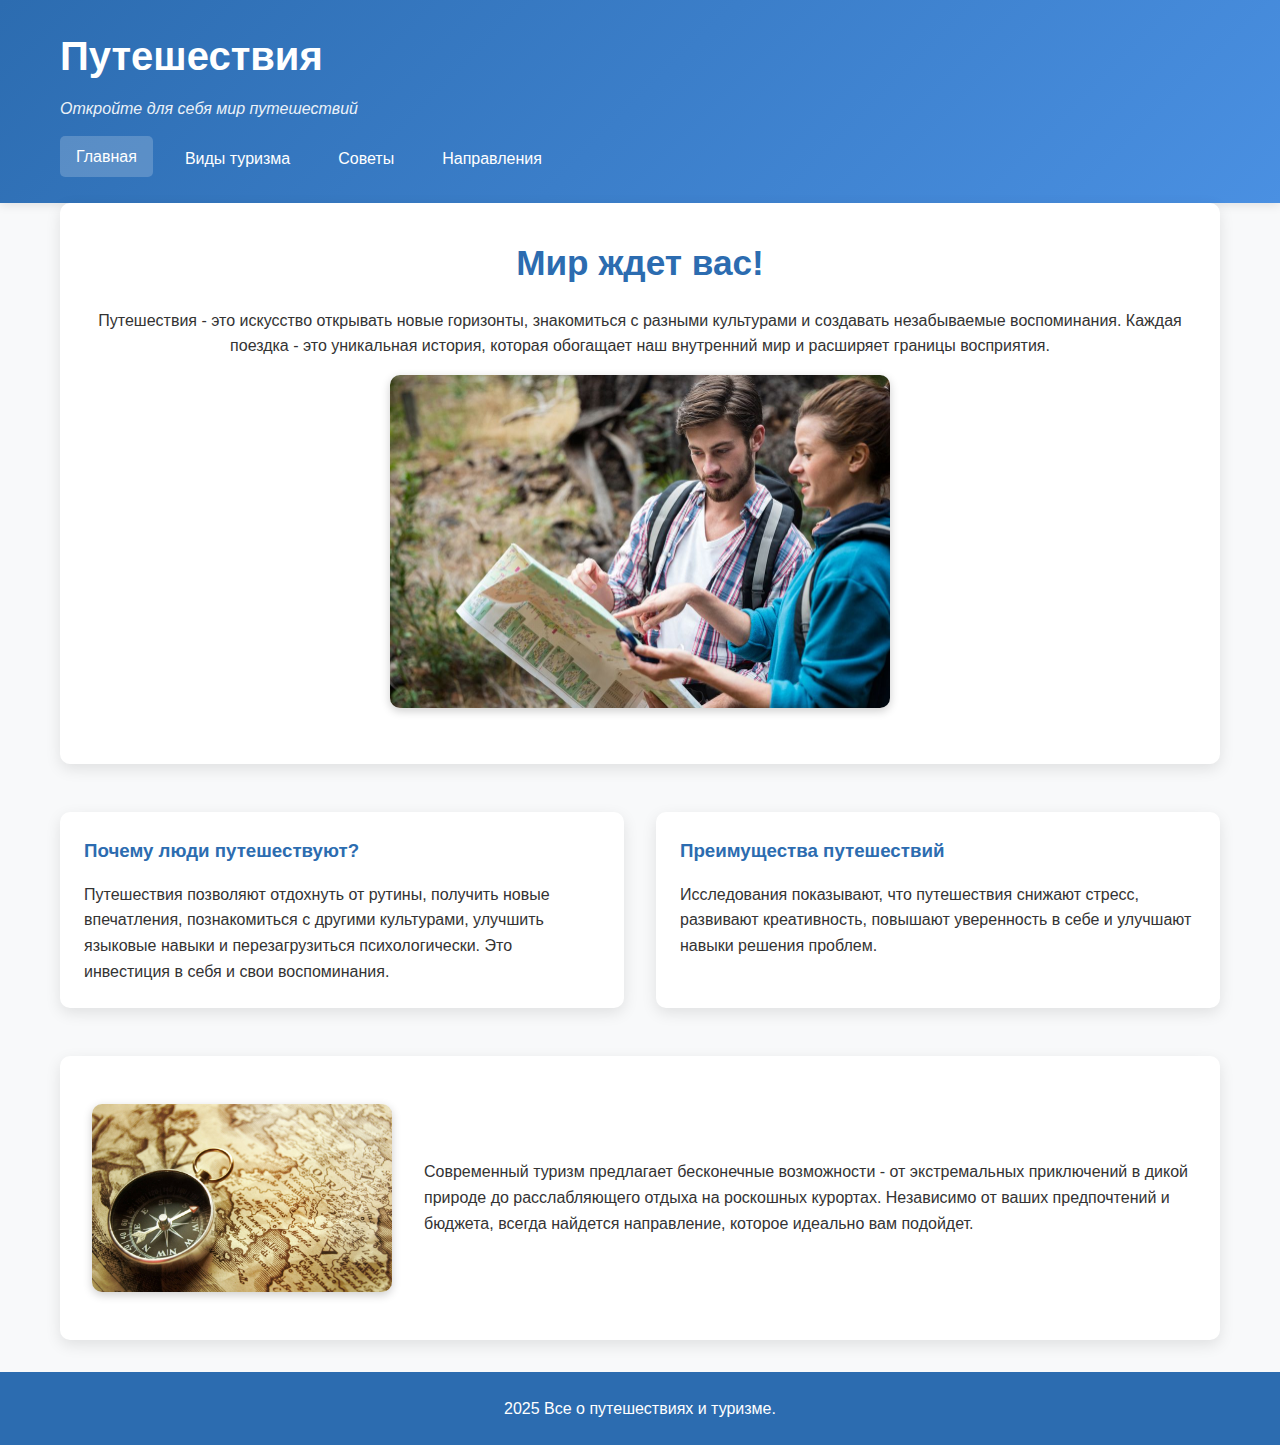
<file: index.html>
<!DOCTYPE html>
<head>
    <meta charset="UTF-8">
    <title>Главная - Всё о туризме</title>
    <link rel="stylesheet" href="style.css">
</head>
<body>
    <header>
        <div class="container">
            <h1>Путешествия</h1>
            <p class="tagline">Откройте для себя мир путешествий</p>
            <nav>
                <a href="index.html" class="active">Главная</a>
                <a href="types.html">Виды туризма</a>
                <a href="tips.html">Советы</a>
                <a href="destinations.html">Направления</a>
            </nav>
        </div>
    </header>

    <main class="container">
        <section class="hero">
            <h2>Мир ждет вас!</h2>
            <p>Путешествия - это искусство открывать новые горизонты,
                знакомиться с разными культурами и создавать незабываемые воспоминания.
                Каждая поездка - это уникальная история, которая обогащает наш внутренний мир и
                расширяет границы восприятия.</p>
            <img src="./978332b23405144e598bb58d9a353216.jpg" alt="Путешественник с картой мира" width="500">
        </section>

        <section class="features">
            <div class="feature-card">
                <h3>Почему люди путешествуют?</h3>
                <p>Путешествия позволяют отдохнуть от рутины, получить новые впечатления,
                    познакомиться с другими культурами, улучшить языковые навыки и перезагрузиться психологически.
                    Это инвестиция в себя и свои воспоминания.</p>
            </div>

            <div class="feature-card">
                <h3>Преимущества путешествий</h3>
                <p>Исследования показывают, что путешествия снижают стресс, развивают креативность,
                    повышают уверенность в себе и улучшают навыки решения проблем.
                </p>
            </div>
        </section>

        <section class="intro">
            <img src="./silver-pocket-compass-on-a-morea-map-rqt07xa6aisf6qd0.jpg" alt="Компас и карта">
            <p>Современный туризм предлагает бесконечные возможности - от экстремальных приключений в дикой
                природе до расслабляющего отдыха на роскошных курортах.
                Независимо от ваших предпочтений и бюджета, всегда найдется направление,
                которое идеально вам подойдет.</p>
        </section>
    </main>

    <footer>
        <div class="container">
            <p>2025 Все о путешествиях и туризме.</p>
        </div>
    </footer>
</body>
</html>
</file>
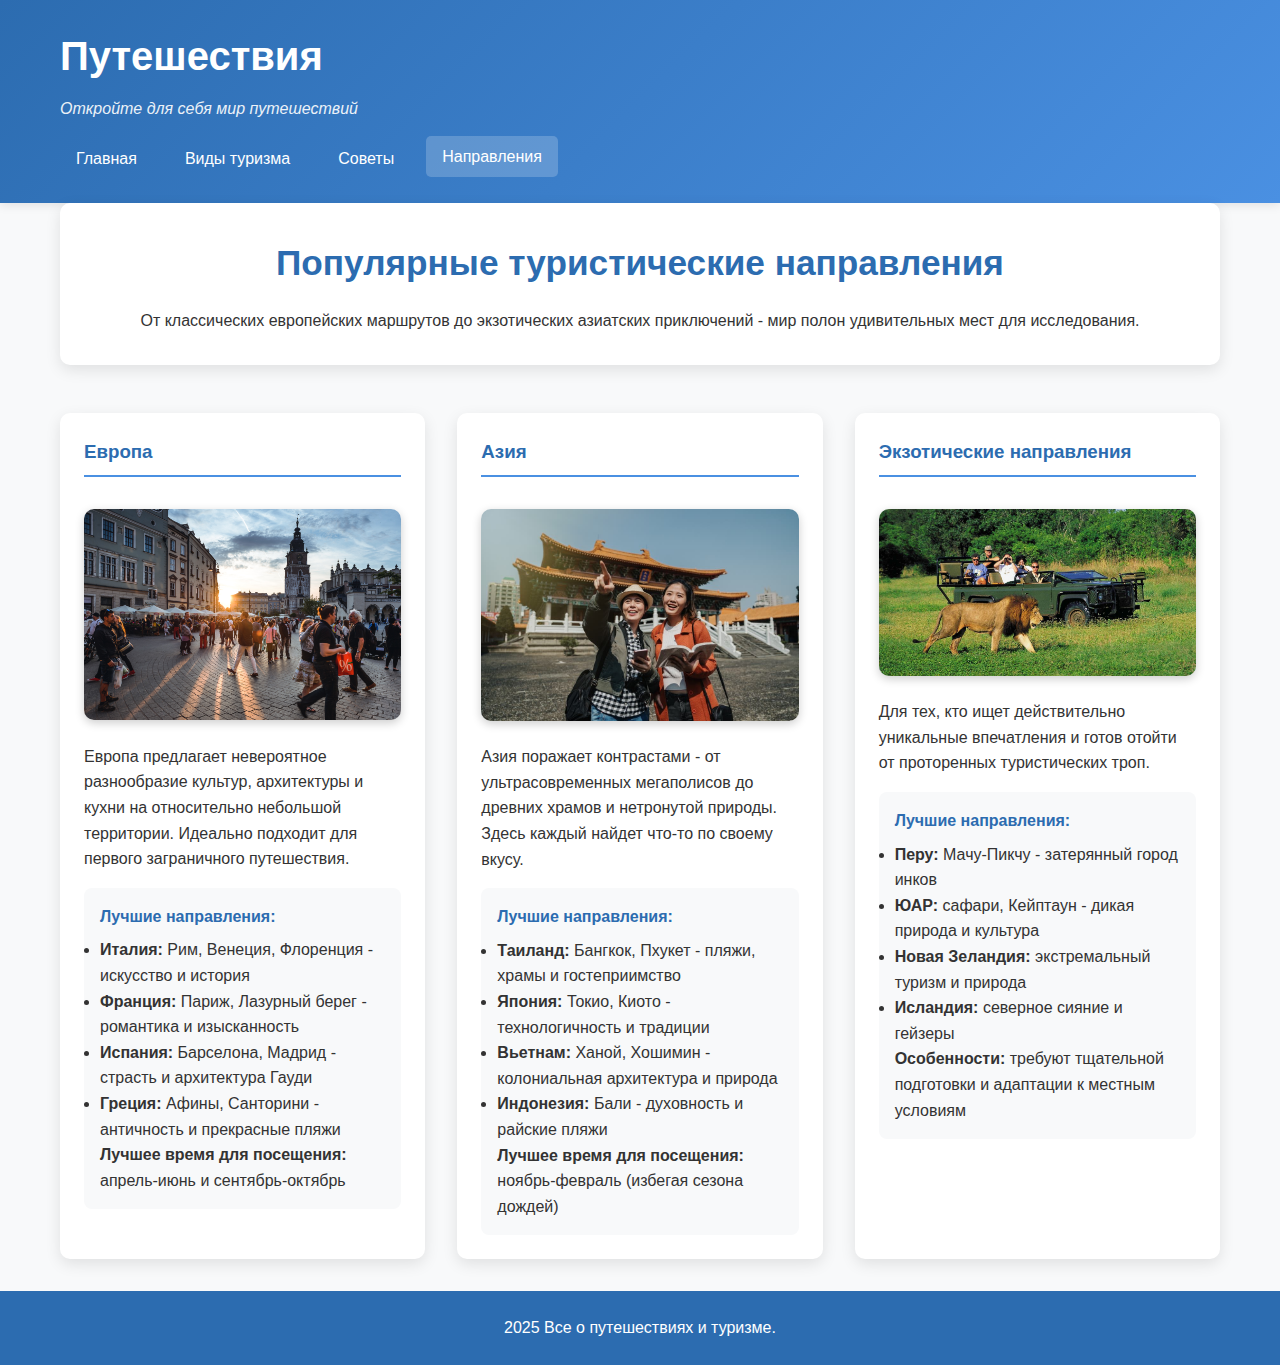
<file: destinations.html>
<!DOCTYPE html>
<html lang="ru">
<head>
    <meta charset="UTF-8">
    <title>Популярные направления</title>
    <link rel="stylesheet" href="style.css">
</head>
<body>
    <header>
        <div class="container">
            <h1>Путешествия</h1>
            <p class="tagline">Откройте для себя мир путешествий</p>
            <nav>
                <a href="index.html">Главная</a>
                <a href="types.html">Виды туризма</a>
                <a href="tips.html">Советы</a>
                <a href="destinations.html" class="active">Направления</a>
            </nav>
        </div>
    </header>

    <main class="container">
        <section class="page-header">
            <h2>Популярные туристические направления</h2>
            <p>От классических европейских маршрутов до экзотических азиатских приключений -
                мир полон удивительных мест для исследования.</p>
        </section>

        <section class="destinations">
            <article class="destination">
                <h3>Европа</h3>
                <img src="./jacek-dylag-579738-unsplash.jpg" alt="Европейские направления" width="500">
                <p>Европа предлагает невероятное разнообразие культур, архитектуры и кухни на
                    относительно небольшой территории. Идеально подходит для первого заграничного путешествия.</p>
                <div class="destination-info">
                    <h4>Лучшие направления:</h4>
                    <ul>
                        <li><strong>Италия:</strong> Рим, Венеция, Флоренция - искусство и история</li>
                        <li><strong>Франция:</strong> Париж, Лазурный берег - романтика и изысканность</li>
                        <li><strong>Испания:</strong> Барселона, Мадрид - страсть и архитектура Гауди</li>
                        <li><strong>Греция:</strong> Афины, Санторини - античность и прекрасные пляжи</li>
                    </ul>
                    <p><strong>Лучшее время для посещения:</strong> апрель-июнь и сентябрь-октябрь</p>
                </div>
            </article>

            <article class="destination">
                <h3>Азия</h3>
                <img src="./bd15516605692e242baa560a77afd1c7.jpg" alt="Азиатские направления" width="500">
                <p>Азия поражает контрастами - от ультрасовременных мегаполисов до древних храмов и
                    нетронутой природы. Здесь каждый найдет что-то по своему вкусу.</p>
                <div class="destination-info">
                    <h4>Лучшие направления:</h4>
                    <ul>
                        <li><strong>Таиланд:</strong> Бангкок, Пхукет - пляжи, храмы и гостеприимство</li>
                        <li><strong>Япония:</strong> Токио, Киото - технологичность и традиции</li>
                        <li><strong>Вьетнам:</strong> Ханой, Хошимин - колониальная архитектура и природа</li>
                        <li><strong>Индонезия:</strong> Бали - духовность и райские пляжи</li>
                    </ul>
                    <p><strong>Лучшее время для посещения:</strong> ноябрь-февраль (избегая сезона дождей)</p>
                </div>
            </article>

            <article class="destination">
                <h3>Экзотические направления</h3>
                <img src="./d482451e25d9de4bf56b0ad48c014251.jpg" alt="Экзотические направления" width="500">
                <p>Для тех, кто ищет действительно уникальные впечатления и готов отойти от проторенных
                    туристических троп.</p>
                <div class="destination-info">
                    <h4>Лучшие направления:</h4>
                    <ul>
                        <li><strong>Перу:</strong> Мачу-Пикчу - затерянный город инков</li>
                        <li><strong>ЮАР:</strong> сафари, Кейптаун - дикая природа и культура</li>
                        <li><strong>Новая Зеландия:</strong> экстремальный туризм и природа</li>
                        <li><strong>Исландия:</strong> северное сияние и гейзеры</li>
                    </ul>
                    <p><strong>Особенности:</strong> требуют тщательной подготовки и адаптации к
                        местным условиям</p>
                </div>
            </article>
        </section>
    </main>

    <footer>
        <div class="container">
            <p>2025 Все о путешествиях и туризме.</p>
        </div>
    </footer>
</body>
</html>
</file>
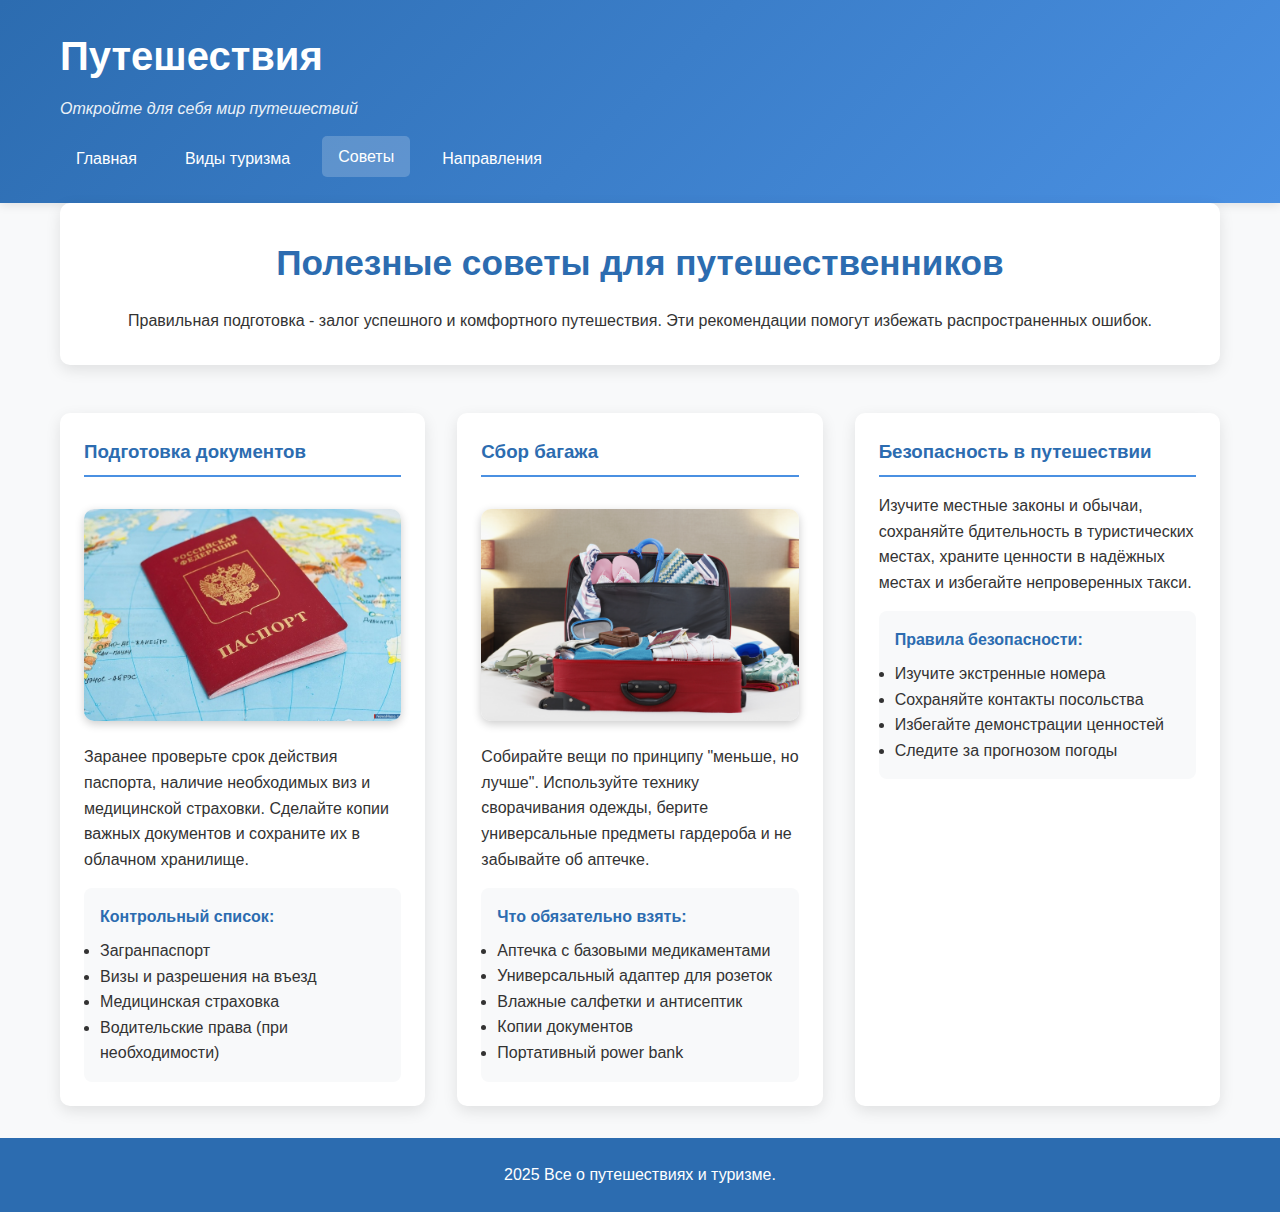
<file: tips.html>
<!DOCTYPE html>
<head>
    <meta charset="UTF-8">
    <title>Советы</title>
    <link rel="stylesheet" href="style.css">
</head>
<body>
    <header>
        <div class="container">
            <h1>Путешествия</h1>
            <p class="tagline">Откройте для себя мир путешествий</p>
            <nav>
                <a href="index.html">Главная</a>
                <a href="types.html">Виды туризма</a>
                <a href="tips.html" class="active">Советы</a>
                <a href="destinations.html">Направления</a>
            </nav>
        </div>
    </header>

    <main class="container">
        <section class="page-header">
            <h2>Полезные советы для путешественников</h2>
            <p>Правильная подготовка - залог успешного и комфортного путешествия.
                Эти рекомендации помогут избежать распространенных ошибок.</p>
        </section>

        <section class="tips-section">
            <article class="tip-card">
                <h3>Подготовка документов</h3>
                <img src="./1g8jt549pqqss000w4g.jpg" alt="Планирование документов" width="500">
                <p>Заранее проверьте срок действия паспорта, наличие необходимых виз и медицинской страховки.
                    Сделайте копии важных документов и сохраните их в облачном хранилище.</p>
                <div class="tip-list">
                    <h4>Контрольный список:</h4>
                    <ul>
                        <li>Загранпаспорт</li>
                        <li>Визы и разрешения на въезд</li>
                        <li>Медицинская страховка</li>
                        <li>Водительские права (при необходимости)</li>
                    </ul>
                </div>
            </article>

            <article class="tip-card">
                <h3>Сбор багажа</h3>
                <img src="./Reisegepäckversicherung.jpg" alt="Сбор багажа" width="500">
                <p>Собирайте вещи по принципу "меньше, но лучше".
                    Используйте технику сворачивания одежды, берите универсальные предметы гардероба и
                    не забывайте об аптечке.</p>
                <div class="tip-list">
                    <h4>Что обязательно взять:</h4>
                    <ul>
                        <li>Аптечка с базовыми медикаментами</li>
                        <li>Универсальный адаптер для розеток</li>
                        <li>Влажные салфетки и антисептик</li>
                        <li>Копии документов</li>
                        <li>Портативный power bank</li>
                    </ul>
                </div>
            </article>

            <article class="tip-card">
                <h3>Безопасность в путешествии</h3>
                <p>Изучите местные законы и обычаи, сохраняйте бдительность в туристических местах,
                    храните ценности в надёжных местах и избегайте непроверенных такси.</p>
                <div class="tip-list">
                    <h4>Правила безопасности:</h4>
                    <ul>
                        <li>Изучите экстренные номера</li>
                        <li>Сохраняйте контакты посольства</li>
                        <li>Избегайте демонстрации ценностей</li>
                        <li>Следите за прогнозом погоды</li>
                    </ul>
                </div>
            </article>
        </section>
    </main>

    <footer>
        <div class="container">
            <p>2025 Все о путешествиях и туризме.</p>
        </div>
    </footer>
</body>
</html>
</file>
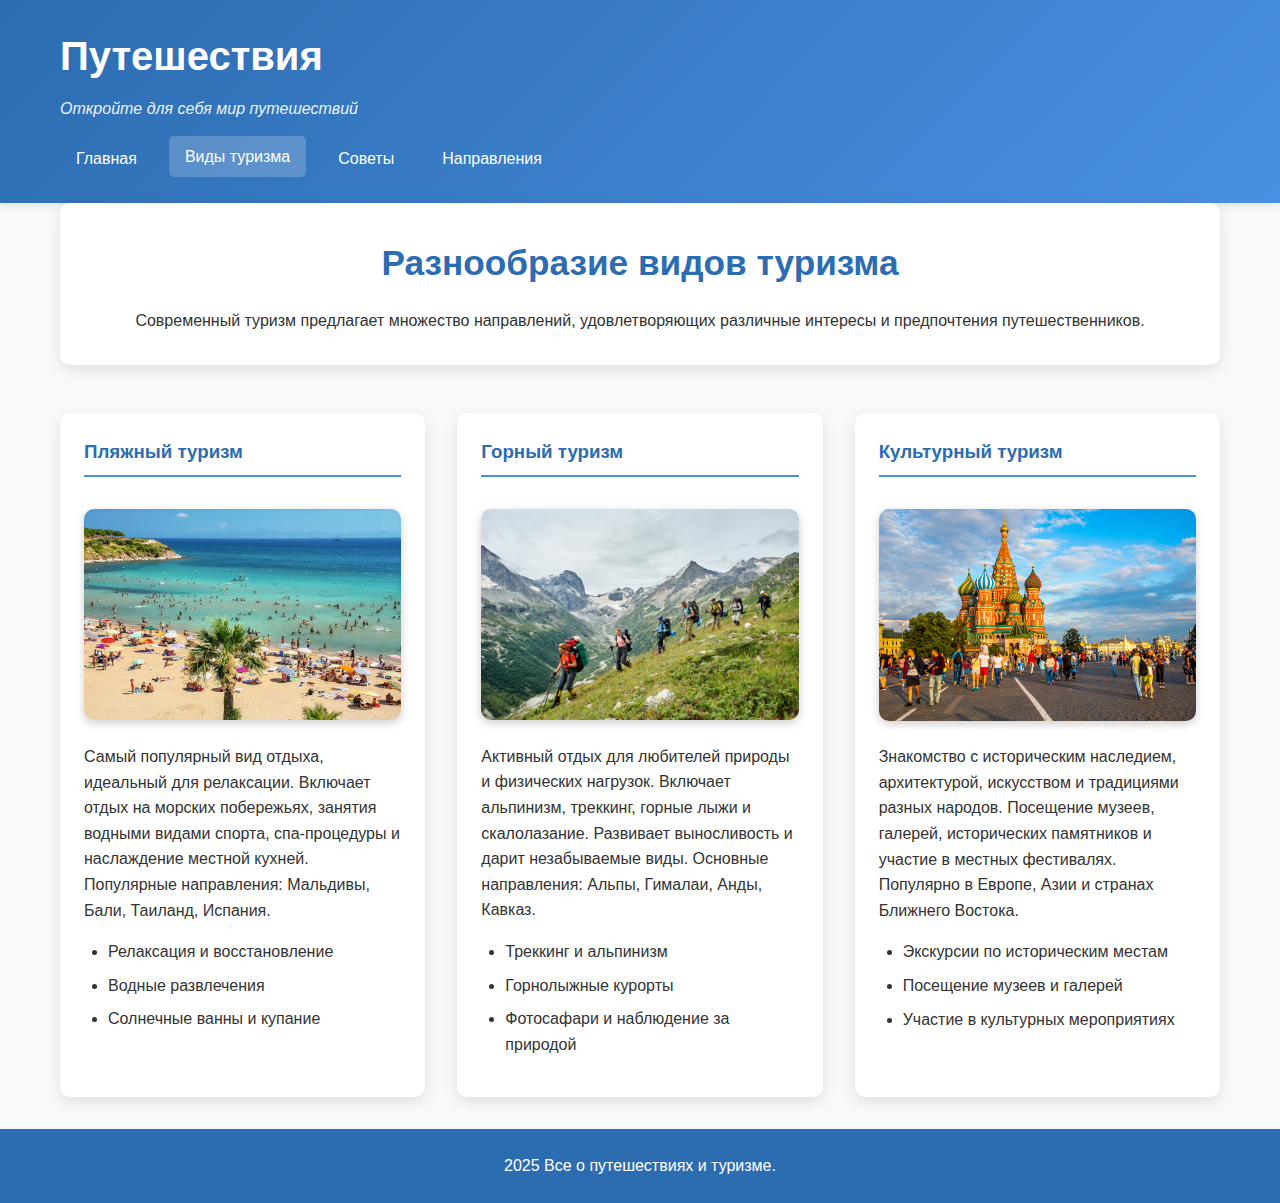
<file: types.html>
<!DOCTYPE html>
<head>
    <meta charset="UTF-8">
    <title>Виды туризма</title>
    <link rel="stylesheet" href="style.css">
</head>
<body>
    <header>
        <div class="container">
            <h1>Путешествия</h1>
            <p class="tagline">Откройте для себя мир путешествий</p>
            <nav>
                <a href="index.html">Главная</a>
                <a href="types.html" class="active">Виды туризма</a>
                <a href="tips.html">Советы</a>
                <a href="destinations.html">Направления</a>
            </nav>
        </div>
    </header>

    <main class="container">
        <section class="page-header">
            <h2>Разнообразие видов туризма</h2>
            <p>Современный туризм предлагает множество направлений, удовлетворяющих различные интересы и
                предпочтения путешественников.</p>
        </section>

        <section class="content-grid">
            <article class="tour-type">
                <h3>Пляжный туризм</h3>
                <img src="./89ff4dcf4e7798b9dce3245fcf2b0a9f.jpg" alt="Пляжный отдых" width="500">
                <p>Самый популярный вид отдыха, идеальный для релаксации. Включает отдых на морских побережьях,
                    занятия водными видами спорта, спа-процедуры и наслаждение местной кухней.
                    Популярные направления: Мальдивы, Бали, Таиланд, Испания.</p>
                <ul>
                    <li>Релаксация и восстановление</li>
                    <li>Водные развлечения</li>
                    <li>Солнечные ванны и купание</li>
                </ul>
            </article>

            <article class="tour-type">
                <h3>Горный туризм</h3>
                <img src="./69fabf2ad2088c50bb3dbe3d31a2edde.jpg" alt="Горный туризм" width="500">
                <p>Активный отдых для любителей природы и физических нагрузок.
                    Включает альпинизм, треккинг, горные лыжи и скалолазание.
                    Развивает выносливость и дарит незабываемые виды.
                    Основные направления: Альпы, Гималаи, Анды, Кавказ.</p>
                <ul>
                    <li>Треккинг и альпинизм</li>
                    <li>Горнолыжные курорты</li>
                    <li>Фотосафари и наблюдение за природой</li>
                </ul>
            </article>

            <article class="tour-type">
                <h3>Культурный туризм</h3>
                <img src="./f_YXZhdGFycy5tZHMueWFuZGV4Lm5ldC9nZXQtemVuX2RvYy8xNTg4MDkzL3B1Yl81ZDUxNDhjODViYTJiNTAwYWM3NmZlOWNfNWQ1MTQ4ZDkzMjMzNTQwMGFkZjcxNGIxL3NjYWxlXzEyMDA_X19pZD0xMzA0ODI=.jpeg" alt="Культурный туризм" width="500">
                <p>Знакомство с историческим наследием, архитектурой, искусством и традициями разных народов. Посещение музеев, галерей, исторических памятников и участие в местных фестивалях. Популярно в Европе, Азии и странах Ближнего Востока.</p>
                <ul>
                    <li>Экскурсии по историческим местам</li>
                    <li>Посещение музеев и галерей</li>
                    <li>Участие в культурных мероприятиях</li>
                </ul>
            </article>

        </section>
    </main>

    <footer>
        <div class="container">
            <p>2025 Все о путешествиях и туризме.</p>
        </div>
    </footer>
</body>
</html>
</file>
<file: style.css>
* {
    margin: 0;
    padding: 0;
    box-sizing: border-box;
}

body {
    font-family: 'Segoe UI', Tahoma, Geneva, Verdana, sans-serif;
    line-height: 1.6;
    background-color: #f8f9fa;
    color: #333;
}

.container {
    max-width: 1200px;
    margin: 0 auto;
    padding: 0 20px;
}

header {
    background: linear-gradient(135deg, #2c6cb0 0%, #4a90e2 100%);
    color: white;
    padding: 1.5rem 0;
    box-shadow: 0 2px 10px rgba(0,0,0,0.1);
}

header h1 {
    font-size: 2.5rem;
    margin-bottom: 0.5rem;
}

.tagline {
    font-style: italic;
    opacity: 0.9;
    margin-bottom: 1rem;
}

nav {
    display: flex;
    gap: 1rem;
    flex-wrap: wrap;
}

nav a {
    color: white;
    text-decoration: none;
    padding: 0.5rem 1rem;
    border-radius: 5px;
    transition: all 0.3s ease;
    font-weight: 500;
}

nav a:hover, nav a.active {
    background: rgba(255,255,255,0.2);
    transform: translateY(-2px);
}

main {
    padding: 2rem 0;
}

.hero {
    text-align: center;
    margin-bottom: 3rem;
    padding: 2rem;
    background: white;
    border-radius: 10px;
    box-shadow: 0 5px 15px rgba(0,0,0,0.1);
}

.hero h2 {
    color: #2c6cb0;
    font-size: 2.2rem;
    margin-bottom: 1rem;
}

.features {
    display: grid;
    grid-template-columns: repeat(auto-fit, minmax(300px, 1fr));
    gap: 2rem;
    margin-bottom: 3rem;
}

.feature-card {
    background: white;
    padding: 1.5rem;
    border-radius: 10px;
    box-shadow: 0 5px 15px rgba(0,0,0,0.1);
    transition: transform 0.3s ease;
}

.feature-card:hover {
    transform: translateY(-5px);
}

.feature-card h3 {
    color: #2c6cb0;
    margin-bottom: 1rem;
}

.intro {
    background: white;
    padding: 2rem;
    border-radius: 10px;
    box-shadow: 0 5px 15px rgba(0,0,0,0.1);
    display: flex;
    align-items: center;
    gap: 2rem;
}

.intro img {
    max-width: 300px;
    border-radius: 10px;
}

.page-header {
    text-align: center;
    margin-bottom: 3rem;
    padding: 2rem;
    background: white;
    border-radius: 10px;
    box-shadow: 0 5px 15px rgba(0,0,0,0.1);
}

.page-header h2 {
    color: #2c6cb0;
    font-size: 2.2rem;
    margin-bottom: 1rem;
}

.content-grid {
    display: grid;
    grid-template-columns: repeat(auto-fit, minmax(350px, 1fr));
    gap: 2rem;
}

.tour-type {
    background: white;
    padding: 1.5rem;
    border-radius: 10px;
    box-shadow: 0 5px 15px rgba(0,0,0,0.1);
    transition: transform 0.3s ease;
}

.tour-type:hover {
    transform: translateY(-5px);
}

.tour-type h3 {
    color: #2c6cb0;
    margin-bottom: 1rem;
    border-bottom: 2px solid #4a90e2;
    padding-bottom: 0.5rem;
}

.tour-type ul {
    margin: 1rem 0;
    padding-left: 1.5rem;
}

.tour-type li {
    margin-bottom: 0.5rem;
}

.tips-section {
    display: grid;
    grid-template-columns: repeat(auto-fit, minmax(350px, 1fr));
    gap: 2rem;
}

.tip-card {
    background: white;
    padding: 1.5rem;
    border-radius: 10px;
    box-shadow: 0 5px 15px rgba(0,0,0,0.1);
    transition: transform 0.3s ease;
}

.tip-card:hover {
    transform: translateY(-5px);
}

.tip-card h3 {
    color: #2c6cb0;
    margin-bottom: 1rem;
    border-bottom: 2px solid #4a90e2;
    padding-bottom: 0.5rem;
}

.tip-list {
    background: #f8f9fa;
    padding: 1rem;
    border-radius: 8px;
    margin-top: 1rem;
}

.tip-list h4 {
    color: #2c6cb0;
    margin-bottom: 0.5rem;
}

.destinations {
    display: grid;
    grid-template-columns: repeat(auto-fit, minmax(350px, 1fr));
    gap: 2rem;
}

.destination {
    background: white;
    padding: 1.5rem;
    border-radius: 10px;
    box-shadow: 0 5px 15px rgba(0,0,0,0.1);
    transition: transform 0.3s ease;
}

.destination:hover {
    transform: translateY(-5px);
}

.destination h3 {
    color: #2c6cb0;
    margin-bottom: 1rem;
    border-bottom: 2px solid #4a90e2;
    padding-bottom: 0.5rem;
}

.destination-info {
    background: #f8f9fa;
    padding: 1rem;
    border-radius: 8px;
    margin-top: 1rem;
}

.destination-info h4 {
    color: #2c6cb0;
    margin-bottom: 0.5rem;
}

img {
    max-width: 100%;
    height: auto;
    border-radius: 10px;
    margin: 1rem 0;
    box-shadow: 0 3px 10px rgba(0,0,0,0.2);
}

footer {
    background: #2c6cb0;
    color: white;
    text-align: center;
    padding: 1.5rem 0;
    margin-top: 2rem;
}

@media (max-width: 768px) {
    .intro {
        flex-direction: column;
        text-align: center;
    }

    .intro img {
        max-width: 100%;
    }

    nav {
        justify-content: center;
    }

    header h1 {
        font-size: 2rem;
        text-align: center;
    }
}

@media (max-width: 480px) {
    .container {
        padding: 0 10px;
    }

    .features,
    .content-grid,
    .tips-section,
    .destinations {
        grid-template-columns: 1fr;
    }

    .hero h2 {
        font-size: 1.8rem;
    }
}
</file>
